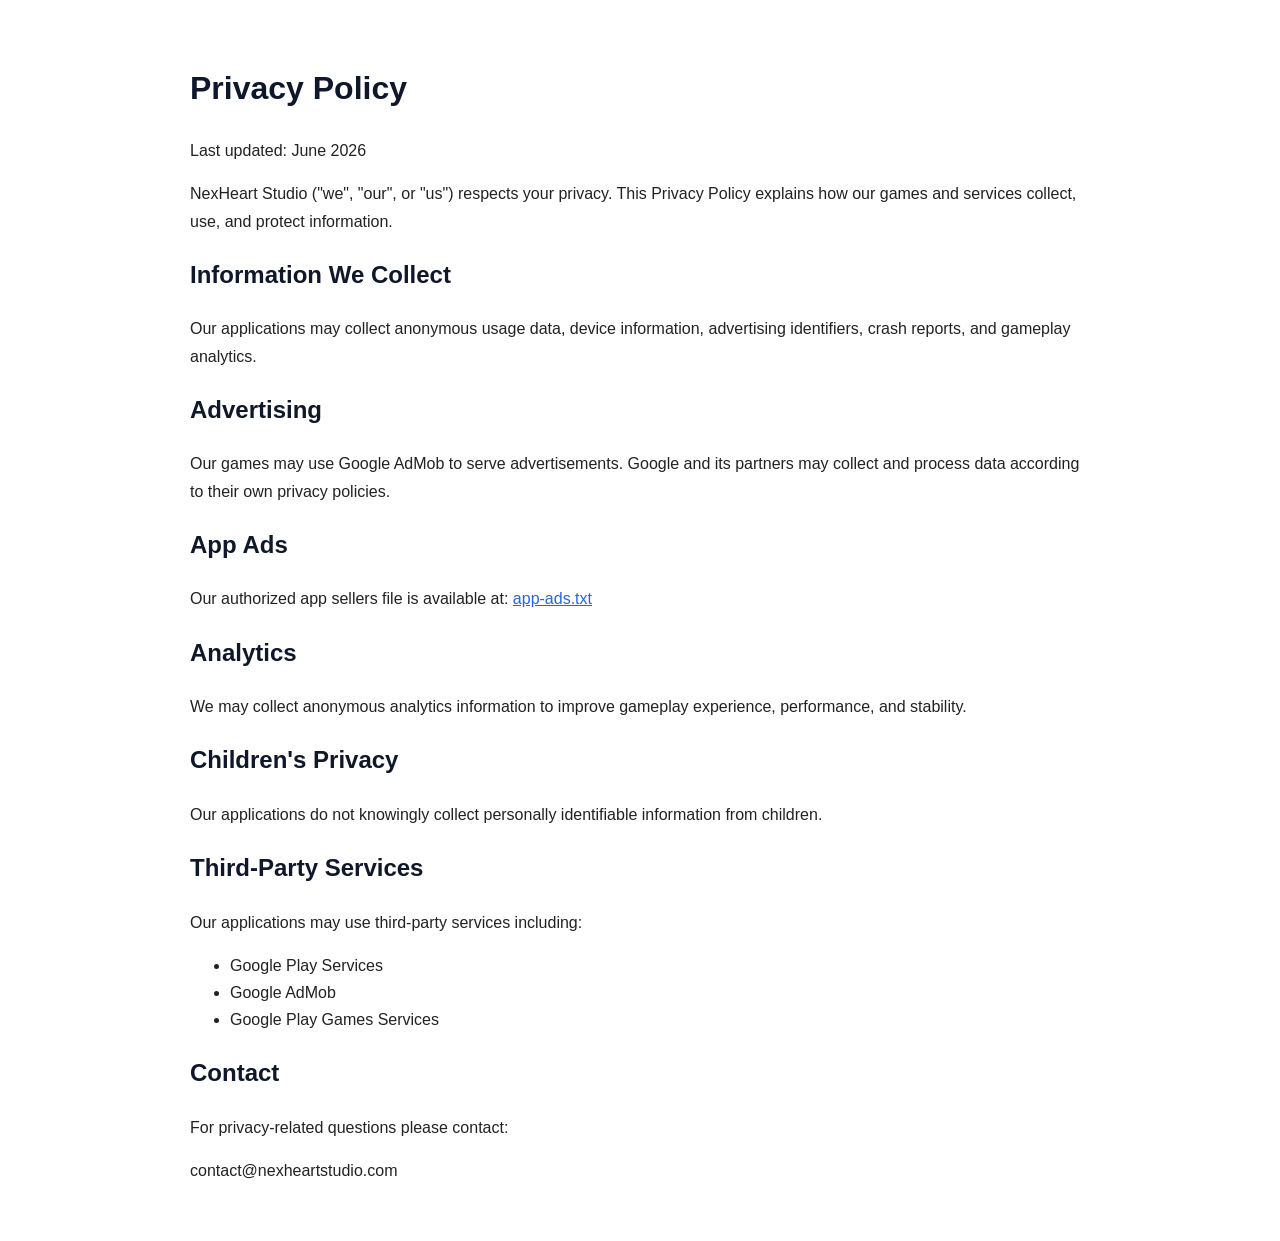
<file: privacy-policy.html>
<!DOCTYPE html>
<html lang="en">
<head>
<meta charset="UTF-8">
<meta name="viewport" content="width=device-width, initial-scale=1.0">
<title>Privacy Policy - NexHeart Studio</title>
<meta name="description" content="Privacy Policy for NexHeart Studio games and services.">
<link rel="alternate" type="text/plain" href="app-ads.txt" title="Authorized app sellers">

<style>
body{
    max-width:900px;
    margin:auto;
    padding:40px;
    font-family:Arial,sans-serif;
    line-height:1.7;
    color:#222;
}
h1,h2{
    color:#0f172a;
}
a{
    color:#2563eb;
}
</style>

</head>
<body>

<h1>Privacy Policy</h1>

<p>Last updated: June 2026</p>

<p>
NexHeart Studio ("we", "our", or "us") respects your privacy.
This Privacy Policy explains how our games and services collect, use, and protect information.
</p>

<h2>Information We Collect</h2>

<p>
Our applications may collect anonymous usage data, device information,
advertising identifiers, crash reports, and gameplay analytics.
</p>

<h2>Advertising</h2>

<p>
Our games may use Google AdMob to serve advertisements.
Google and its partners may collect and process data according to their own privacy policies.
</p>

<h2>App Ads</h2>

<p>
Our authorized app sellers file is available at:
<a href="app-ads.txt">app-ads.txt</a>
</p>

<h2>Analytics</h2>

<p>
We may collect anonymous analytics information to improve gameplay experience,
performance, and stability.
</p>

<h2>Children's Privacy</h2>

<p>
Our applications do not knowingly collect personally identifiable information from children.
</p>

<h2>Third-Party Services</h2>

<p>
Our applications may use third-party services including:
</p>

<ul>
<li>Google Play Services</li>
<li>Google AdMob</li>
<li>Google Play Games Services</li>
</ul>

<h2>Contact</h2>

<p>
For privacy-related questions please contact:
</p>

<p>
contact@nexheartstudio.com
</p>

</body>
</html>
</file>
